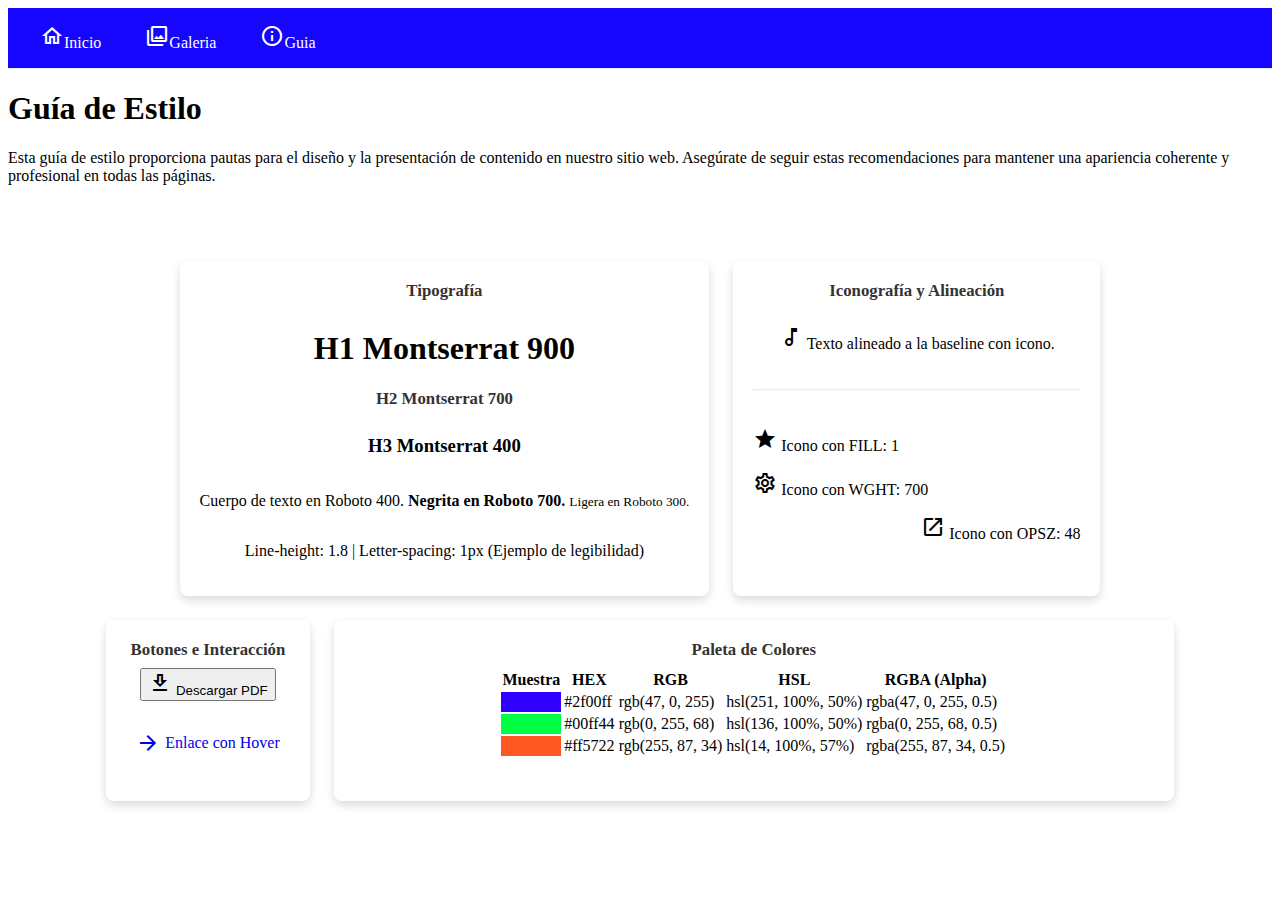
<file: guia-estil.html>
<!DOCTYPE html>
<html lang="es">   
<head>
    <meta charset="UTF-8">
    <meta name="viewport" content="width=device-width, initial-scale=1.0">
    <title>Guía de Estilo</title>
    <link rel="preconnect" href="https://fonts.googleapis.com">
    <link rel="preconnect" href="https://fonts.gstatic.com" crossorigin>
    <link href="https://fonts.googleapis.com/css2?family=Montserrat:wght@400;700&family=Roboto:wght@300;400&display=swap" rel="stylesheet">
    <link href="https://fonts.googleapis.com/icon?family=Material+Icons+Outlined" rel="stylesheet">
    <link rel="stylesheet" href="estils.css">
</head>
<body>
  <nav>
        <ul>
            <li><a href="index.html"><span class="material-icons-outlined">home</span>Inicio</a></li>
            <li><a href="galeria.html"><span class="material-icons-outlined">collections</span>Galeria</a></li>
            <li><a href="guia-estil.html"><span class="material-icons-outlined">info</span>Guia</a></li>
        </ul>
    </nav>
    <header class="hero">
        <h1>Guía de Estilo</h1>
        <p>Esta guía de estilo proporciona pautas para el diseño y la 
            presentación de contenido en nuestro sitio web. Asegúrate de 
            seguir estas recomendaciones para mantener una apariencia coherente 
            y profesional en todas las páginas.</p>
    </header>
    <section class="grid">
        <article class="card tipos">
            <h2>Tipografía</h2>
            <h1>H1 Montserrat 900</h1>
            <h2>H2 Montserrat 700</h2>
            <h3>H3 Montserrat 400</h3>
            <p>Cuerpo de texto en Roboto 400. <strong>Negrita en Roboto 700.</strong> <small>Ligera en Roboto 300.</small></p>
            <div class="variaciones">
                <p>Line-height: 1.8 | Letter-spacing: 1px (Ejemplo de legibilidad)</p>
            </div>
        </article>

        <article class="card">
            <h2>Iconografía y Alineación</h2>
            <div class="baseline-demo">
                <p>
                    <span class="material-icons-outlined">audiotrack</span>
                    Texto alineado a la baseline con icono.
                </p>
            </div>
            <hr style="width:100%; margin:20px 0; opacity:0.2;">
            <div class="iconos-demo">
                <p><span class="material-icons-outlined fill-icon">star</span> Icono con FILL: 1</p>
                <p><span class="material-icons-outlined thick-icon">settings</span> Icono con WGHT: 700</p>
                <p><span class="material-icons-outlined large-icon">rocket_launch</span> Icono con OPSZ: 48</p>
            </div>
        </article>

        <article class="card">
            <h2>Botones e Interacción</h2>
            <button class="btn">
                <span class="material-icons-outlined">download</span> Descargar PDF
            </button>
            <p style="margin-top:20px;">
                <a href="#" class="secundario" style="padding:10px; text-decoration:none; display:inline-flex; align-items:center; gap:5px;">
                    <span class="material-icons-outlined">arrow_forward</span> Enlace con Hover
                </a>
            </p>
        </article>

        <article class="card" style="width: 100%; max-width: 800px;">
            <h2>Paleta de Colores</h2>
            <table class="color-table">
                <thead>
                    <tr>
                        <th>Muestra</th>
                        <th>HEX</th>
                        <th>RGB</th>
                        <th>HSL</th>
                        <th>RGBA (Alpha)</th>
                    </tr>
                </thead>
                <tbody>
                    <tr>
                        <td style="background-color: #2f00ff;"></td>
                        <td>#2f00ff</td>
                        <td>rgb(47, 0, 255)</td>
                        <td>hsl(251, 100%, 50%)</td>
                        <td>rgba(47, 0, 255, 0.5)</td>
                    </tr>
                    <tr>
                        <td style="background-color: #00ff44;"></td>
                        <td>#00ff44</td>
                        <td>rgb(0, 255, 68)</td>
                        <td>hsl(136, 100%, 50%)</td>
                        <td>rgba(0, 255, 68, 0.5)</td>
                    </tr>
                    <tr>
                        <td style="background-color: #ff5722;"></td>
                        <td>#ff5722</td>
                        <td>rgb(255, 87, 34)</td>
                        <td>hsl(14, 100%, 57%)</td>
                        <td>rgba(255, 87, 34, 0.5)</td>
                    </tr>
                </tbody>
            </table>
        </article>
    </section>

    </section>
</body>
</html>
</file>
<file: estils.css>
/*Menu*/
nav {
  padding: 10px;
  position: sticky;
  top: 0;
  z-index: 999; 

  background: rgb(22, 5, 255);
  backdrop-filter: blur(10px);
  border-bottom: 1px solid rgba(255,255,255,0.9);

}

nav ul {
  list-style: none;
  margin: 0;
  padding: 6px 10px;
  display: flex;
  gap: 20px;
}

nav ul li a {
  color: rgb(255, 255, 255);
  text-decoration: none;
  position: relative;
  padding: 6px 12px;
  transition: color 0.3s ease;
}

/*otras clases */
:root {
  --box-w: 100px;
  --box-h: 100px;
  --gap: 24px;
  --box: 100px;
}

.grid {
    display: flex;
    flex-wrap: wrap;
    gap: var(--gap);
    justify-content: center;
    padding: 60px;
}

.card {
  display: flex;
  flex-direction: column;
  align-items: center;
  width: auto;
  padding: 20px;
  border-radius: 8px;
  box-shadow: 0 4px 10px rgba(0, 0, 0, 0.15);
 }

.card h2 {
  margin: 0 0 8px;
  font-size: 1.05rem;
  color: #333;
  padding: auto;
  }

.notas_musicales {
  position: relative;
  width: 600px;
  height: 400px;
  margin: 40px auto;
  background: linear-gradient(to bottom, #e0f6ff, #a7e5fd);
  overflow: hidden;
  border-radius: 12px;
  box-shadow: 0 4px 15px rgba(0, 0, 0, 0.2);
}
/* Clases del index */
/* Cambio de imagen */
.box.imatge {
    width: 220px;
    height: 439px;
    background-image: url("assets/img/guitarra_acustica.jpg");
    background-size: cover; 
    background-position: center;
    transition: 0.3s;
}

.titulo-cambia:hover .box.imatge {
    background-image: url("assets/img/guitarra_electrica.jpg");
    box-shadow: 0 4px 8px rgba(0, 0, 0, 0.2);

}

.titulo-cambia h2::after {
    content: "Guitarra acustica";
}
.titulo-cambia:hover h2::after {
    content: "Guitarra electrica";
}

/* Medida */
.card-mida {
  overflow: hidden;
  transition: 0.8s ease;
}
.box.mida {
  width: 220px;
  height: 439px;
  background: url("assets/img/bateria.jpg");
  background-size: cover;
  background-position: center;
  transition: width 0.8s ease, height 0.8s ease, background-size 0.8s ease;
  }
.card-mida:hover .box.mida{
  width: 500px;
  height: 400px;
  }
/* posicion */

.box.posicio {
  width: 220px;
  height: 439px;
  background:url("assets/img/bajo.jpg");
  background-size: cover;
  background-position: center;
  transition: transform 0.8s ease-in-out;
  position: relative;
  overflow: hidden;
  }
.box.posicio:hover {
transform: translateX(190px);
  }
.card-posicio .texto {
  position: relative;
  top: 50%;
  left: 20px;
  transform: translateY(-50%);
  color: white;
  opacity: 0;
  z-index: 1;
  transition: 0.8s ease;
}


/* Clases de la galería */

/* Disco giratorio */
.disco {
  width: 180px;
  height: 180px;
  border-radius: 50%;
  background: url("assets/img/disco.jpg");
  background-size: cover;
  animation: girar 3s linear infinite;
  position: relative;
  z-index: 2;
  }

  /* Ondas expansivas */
.ondas {
  position: absolute;
  top: 300px;
  left: 50%;
  width: 120px;
  height: 120px;
  border-radius: 50%;
  background: rgb(0, 149, 255);
  animation: expandir 2s ease-out infinite;
  z-index: 1;
}

/* Animación del disco girando */
@keyframes girar {
  0% { transform: rotate(0deg); }
  100% { transform: rotate(360deg); }
}

/* Animación de las ondas */
@keyframes expandir {
  0% {
    transform: translate(-50%, -50%) scale(1);
    opacity: 0.6;
  }
  100% {
    transform: translate(-50%, -50%) scale(2.2);
    opacity: 0;
  }
}

/* notas que se mueven */
.nota {
  position: absolute;
  top: 50%;
  left: 50%;
  font-size: 50px;
  color: #6000dd;
  border-radius: 50%;
  animation: bounceAndSpin 4s infinite;
}

@keyframes bounceAndSpin {
  0% {
    color: #6000dd;
    transform: translate(0, 0) rotate(180deg) scale(1);
  }
  20% {
    color: #2500dd;
    transform: translate(-50px, -50px) rotate(90deg) scale(1.2);
  }
  40% {
    color: #00addd;
    transform: translate(50px, 50px) rotate(180deg) scale(1);
  }
  60% {
    color: #00ddaa;
    transform: translate(-20px, -80px) rotate(270deg) scale(0.8);
  }
  80% {
    color: #ddaa00;
    transform: translate(-50px, 50px) rotate(360deg) scale(1);
  }
  100% {
    color: #6000dd;
    transform: translate(0, 0) rotate(360deg) scale(1);
  }
}
/* Animacion scroll */
.stage {
  min-height: 150vh;
  padding: 40vh 0;
  position: relative;
}

.row {
  align-items: center;
  display: flex;
  flex-direction: column;
  gap: 1rem;
  justify-content: center;
  min-height: 40vh;
  position: relative; /* flueix amb la pàgina */
}

.track {
  background: rgba(255,255,255,0.6);
  border-radius: 8px;
  height: var(--box);
  outline: 2px dashed #ccc;
  position: relative;
  width: min(90vw, 800px);
}

.elementos {
  width: var(--box);
  height: var(--box);
  background-size: contain;
  background-repeat: no-repeat;
  background-position: center;
  position: absolute;
  top: 0;
}

.elementos.caja1 {
  background-image: url("assets/img/disco_f.jpg");
  left: 0;
}

.elementos.caja2 {
  background-image: url("assets/img/disco_g.jpg");
  right: 0;
}


@keyframes moveToRight {
  from {
    transform: translateX(0) rotate(0deg);
  }
  to {
    transform: translateX(calc(min(90vw, 800px) - var(--box))) rotate(360deg);
  }
}

@keyframes moveToLeft {
  from {
    transform: translateX(0) rotate(0deg);
  }
  to {
    transform: translateX(calc(-1 * (min(90vw, 800px) - var(--box)))) rotate(-360deg);
  }
}


@supports (animation-timeline: view()) {
  .elementos.caja1 {
    animation: moveToRight linear both;
    animation-timeline: view();
    animation-range: entry 0% cover 100%;
  }

  .elementos.caja2 {
    animation: moveToLeft linear both;
    animation-timeline: view();
    animation-range: entry 0% cover 100%;
  }

  .fallbackNote {
    display: none;
  }
}

@supports not (animation-timeline: view()) {
  .fallbackNote {
    background: rgba(255,255,255,0.9);
    border-radius: 4px;
    color: #c00;
    display: block;
    font-size: 0.9rem;
    margin-top: 1rem;
    padding: 0.5rem;
    text-align: center;
  }
}
/* Clases Guia-estil */
</file>
